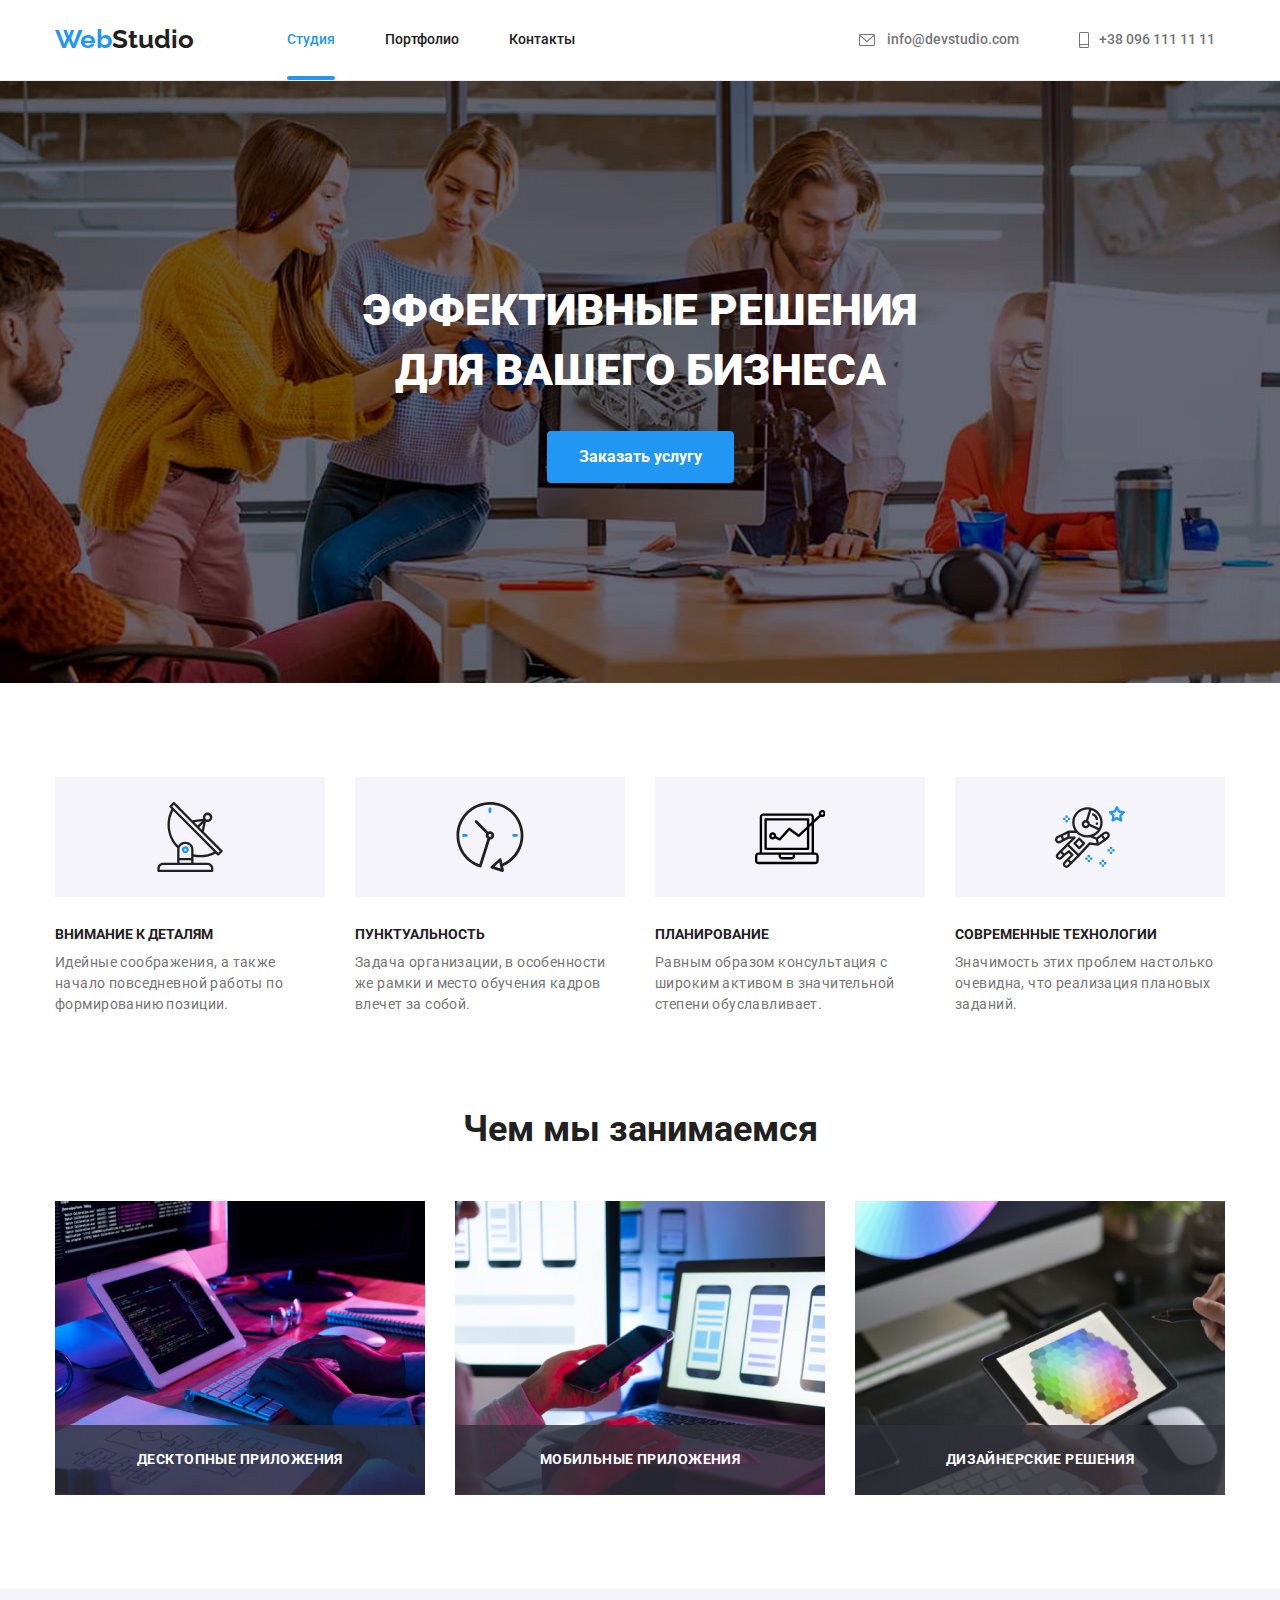
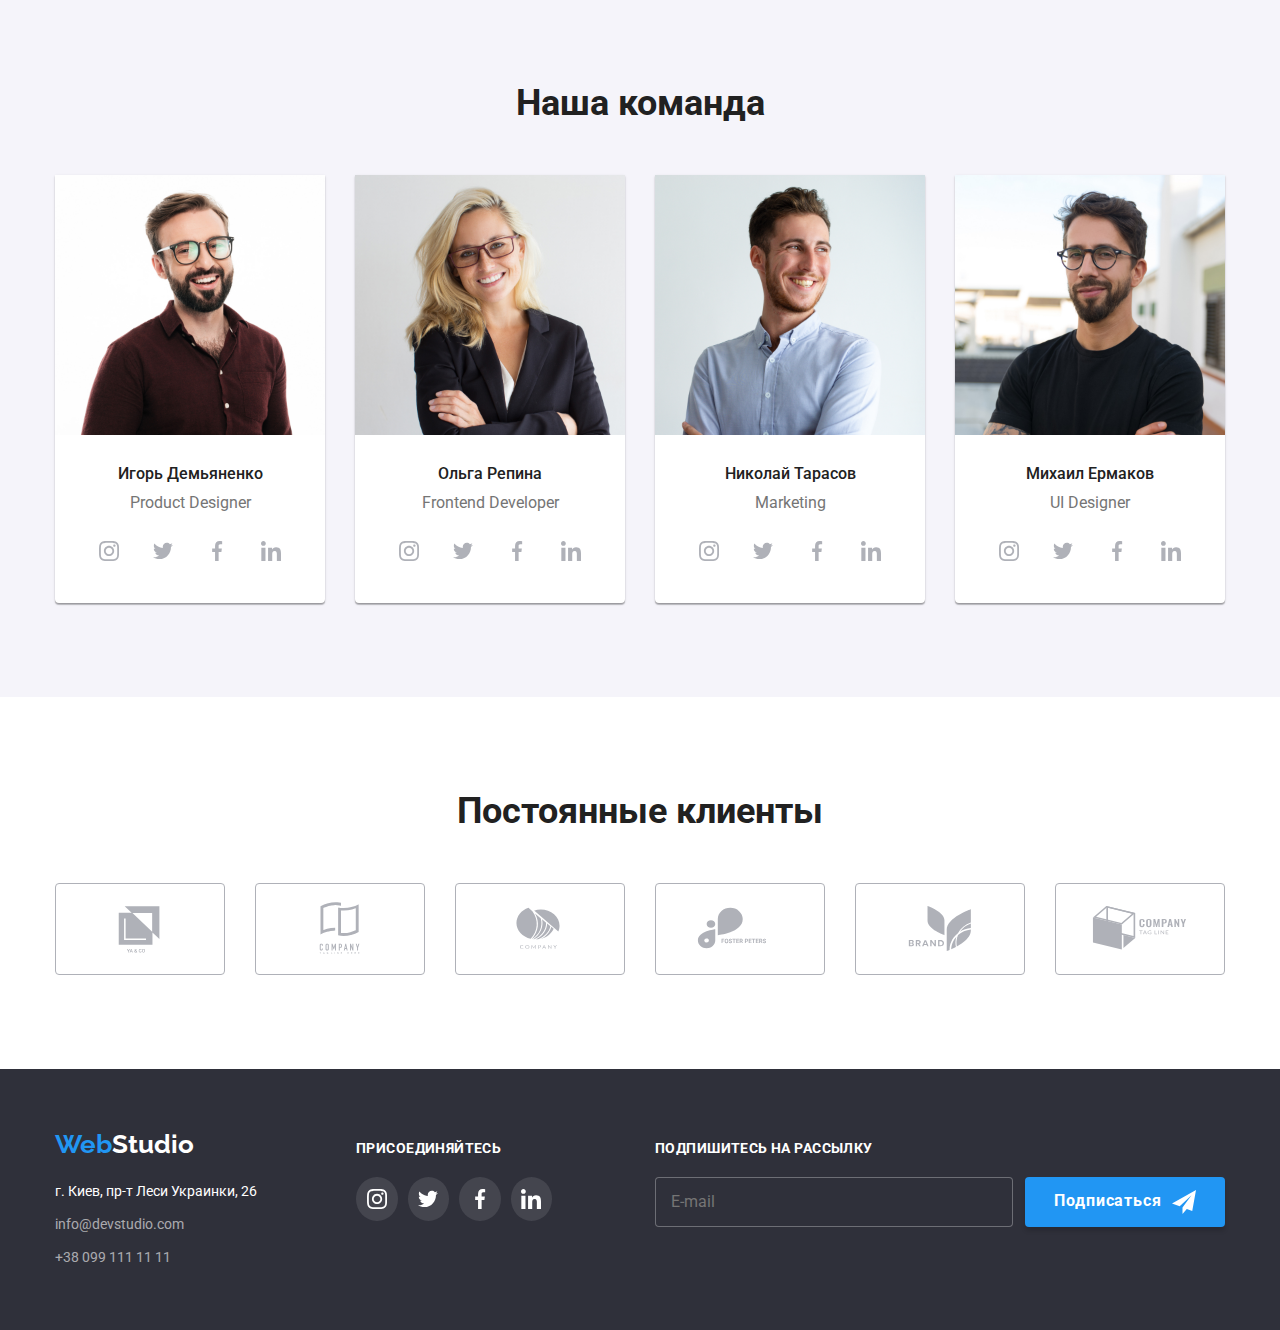
<file: index.html>
<!DOCTYPE html>
<html lang="ru">
  <head>
    <meta charset="UTF-8" />
    <meta http-equiv="X-UA-Compatible" content="IE=edge" />
    <meta name="viewport" content="width=device-width, initial-scale=1.0" />
    <title>Document</title>
    <link
      href="https://fonts.googleapis.com/css2?family=Raleway:wght@700&family=Roboto:wght@400;500;700;900&display=swap"
      rel="stylesheet"
    />
    <link
      rel="stylesheet"
      href="https://cdnjs.cloudflare.com/ajax/libs/modern-normalize/1.1.0/modern-normalize.min.css"
    />
    <link rel="stylesheet" href="./css/styles.css" />
  </head>
  <body>
    <!-- Шапка-->
    <header class="header">
      <div class="container main-nav">
        <nav class="header-nav">
          <a href="" class="logo-web"
            >Web<span class="logo-studio">Studio</span>
          </a>
          <ul class="main-menu list">
            <li class="item">
              <a href="./index.html" class="main-menu-item current">Студия</a>
            </li>
            <li class="item">
              <a href="./portfolio.html" class="main-menu-item">Портфолио</a>
            </li>
            <li class="item"><a href="" class="main-menu-item">Контакты</a></li>
          </ul>
        </nav>
        <ul class="menu-contacts list">
          <li class="item">
            <a href="info@devstudio.com" class="menu-contacts info">
            <svg class="menu-contacts-icon info" width="20px"
              height="12px">
                <use href="./images/icon.svg/symbol-defs.svg#envelope"> </use>
            </svg>
              info@devstudio.com 
            </a>
          </li>
          <li class="item">
            <a href="tel:+380961111111" class="menu-contacts info">
            <svg class="menu-contacts-icon info" width="10px"
              height="16px">
                <use href="./images/icon.svg/symbol-defs.svg#smartphone"> </use>
            </svg>
              +38 096 111 11 11</a>
          </li>
        </ul>
      </div>
    </header> 
    <!--Герой-->
    <main>
      <section class="section hero">
        <div class="container">
          <h1 class="hero-title">
            Эффективные решения <br />
            для вашего бизнеса
          </h1>
          <button  class="hero-button" data-modal-open>Заказать услугу</button>

          <div class="backdrop is-hidden" data-modal>
            <div class="modal">
              <button class="close" data-modal-close>
                <svg class="close-icon"  width="18px" height="18px"> 
                  <use href="./images/icon.svg/sprite.svg#close"></use>
                </svg>
              </button>

              <form action="#" class="modal-form">
                <p class="modal-form-head">Оставьте свои данные, мы вам перезвоним</p>
             
                <label class="modal-form-label">Имя
                  <span class="modal-form-wrapper">
                    <input type="text" class="modal-form-input" name="user-name"/>
                    <svg class="modal-icon" width=18px height=18px>
                      <use href="./images/icon.svg/sprite.svg#person"></use>
                    </svg>
                  </span>
                
                </label>
                <label class="modal-form-label">Телефон
                  <span class="modal-form-wrapper">
                    <input type="tel" class="modal-form-input" name="user-tel"/>
                    <svg class="modal-icon" width=18px height=18px>
                      <use href="./images/icon.svg/sprite.svg#email"></use>
                    </svg>
                  </span>
                </label>

                <label class="modal-form-label">Почта
                  <span class="modal-form-wrapper">
                    <input type="email" class="modal-form-input" name="user-mail"/>
                    <svg class="modal-icon" width=18px height=18px>
                      <use href="./images/icon.svg/sprite.svg#person"></use>
                    </svg>
                  </span>
                </label>

                   <label class="modal-form-label">Комментарий
                    <textarea class="modal-form-messeage"   name="user-messeage" placeholder="Введите текст"> </textarea>
                    </label>
                   <input type="checkbox"  id="accent-policy" class="modal-form-cheackbox">
                   <label for="accent-policy" class="modal-form-cheackbox-label">Соглашаюсь с рассылкой и принимаю&nbsp; <a href="" class="modal-link">Условия договора</a></label>
                    <button class="modal-form-button" type="submit">
                      Отправить
                    </button>
              </form>
            </div>
          </div>
        </div>
      </section>

      <!--Особенности-->
      <section class="section about-as">
        <div class="container">
          <ul class="about-as list">
            <li class="about-as-sublist antenna">
              <div class="about-as-sublist-icon">
              <svg class="about-as-icon " width="70px"
              height="70px">
                <use href="./images/icon.svg/symbol-defs.svg#antenna"></use>
              </svg>
              </div>
              <h3 class="section-title">Внимание к деталям</h3>
              <p class="section-text">
                Идейные соображения, а также начало повседневной работы по
                формированию позиции.
              </p>
            </li>
            <li class="about-as-sublist clock">
              <div class="about-as-sublist-icon">
                <svg class="about-as-icon " width="70px"
                height="70px">
                  <use href="./images/icon.svg/symbol-defs.svg#clock"></use>
                </svg>
                </div>
              <h3 class="section-title">Пунктуальность</h3>
              <p class="section-text">
                Задача организации, в особенности же рамки и место обучения
                кадров влечет за собой.
              </p>
            </li>
            <li class="about-as-sublist vector">
              <div class="about-as-sublist-icon">
                <svg class="about-as-icon " width="70px"
                height="70px">
                  <use href="./images/icon.svg/symbol-defs.svg#vector"></use>
                </svg>
                </div>
              <h3 class="section-title">Планирование</h3>
              <p class="section-text">
                Равным образом консультация с широким активом в значительной
                степени обуславливает.
              </p>
            </li>
            <li class="about-as-sublist astronaut">
              <div class="about-as-sublist-icon">
                <svg class="about-as-icon " width="70px"
                height="70px">
                  <use href="./images/icon.svg/symbol-defs.svg#astronaut"></use>
                </svg>
                </div>
              <h3 class="section-title">Современные технологии</h3>
              <p class="section-text">
                Значимость этих проблем настолько очевидна, что реализация
                плановых заданий.
              </p>
            </li>
          </ul>
        </div>
      </section>
      <!--Вид деятельности-->
      <section class="section activity">
        <div class="container activiti">
          <h2 class="our-activity">Чем мы занимаемся</h2>
          <ul class="activity list">
              <li class="activity-sublist">
                <img
                  src="./images/box1.jpg"
                  alt="работа за компьютером"
                  width="370"
                />
                <div class="activiti-thumb">
                <p class="name-thumb">Десктопные приложения</p>
              </div>
            </li>

            <li class="activity-sublist">
              <img
                src="./images/box2.jpg"
                alt="работа за ноутбуком"
                width="370"
              />
              <div class="activiti-thumb">
                <p class="name-thumb">Мобильные приложения</p>
              </div>
            </li>
            <li class="activity-sublist">
              <img
                src="./images/box3.jpg"
                alt="работа за планшетом"
                width="370"
              />
              <div class="activiti-thumb">
                <p class="name-thumb">Дизайнерские решения</p>
              </div>
            </li>
          </ul>
        </div>
      </section>
      <!--Наши сотрудники-->
      <section class="section team">
        <div class="container team">
          <h2 class="our-team">Наша команда</h2>
          <ul class="employees list">
            <li class="team-sublist">
              <img src="./images/img.jpg" alt="Игорь Демьяненко" width="270" />
              <div class="name-team">
                <h3 class="name">Игорь Демьяненко</h3>
                <p lang="eu" class="profession">Product Designer</p>
                <ul class="social-employees-list">
                  <li class="item-social">
                    <a href="" class="team-social-link">
                      <svg class="team-social-icon" width="20px" height="20px"> 
                        <use href="./images/icon.svg/symbol-defs.svg#icon-instagram"> </use>
                      </svg>
                    </a>
                  </li>
                  <li class="item-social">
                    <a href="" class="team-social-link">
                      <svg class="team-social-icon" width="20px" height="20px"> 
                        <use href="./images/icon.svg/symbol-defs.svg#icon-twitter"> </use>
                      </svg>
                    </a>
                  </li>
                  <li class="item-social">
                    <a href="" class="team-social-link">
                      <svg class="team-social-icon" width="20px" height="20px"> 
                        <use href="./images/icon.svg/symbol-defs.svg#icon-facebook"> </use>
                      </svg>
                    </a>
                  </li>
                  <li class="item-social">
                    <a href="" class="team-social-link">
                      <svg class="team-social-icon" width="20px" height="20px"> 
                        <use href="./images/icon.svg/symbol-defs.svg#icon-linkedin"> </use>
                      </svg>
                    </a>
                  </li>
                </ul>

              </div>
            </li>
          
            <li class="team-sublist">
              <img src="./images/img(1).jpg" alt="Ольга Репина" width="270" />
              <div class="name-team">
                <h3 class="name">Ольга Репина</h3>
                <p lang="eu" class="profession">Frontend Developer</p>
                <ul class="social-employees-list">
                  <li class="item-social">
                    <a href="" class="team-social-link">
                      <svg class="team-social-icon" width="20px" height="20px"> 
                        <use href="./images/icon.svg/symbol-defs.svg#icon-instagram"> </use>
                      </svg>
                    </a>
                  </li>
                  <li class="item-social">
                    <a href="" class="team-social-link">
                      <svg class="team-social-icon" width="20px" height="20px"> 
                        <use href="./images/icon.svg/symbol-defs.svg#icon-twitter"> </use>
                      </svg>
                    </a>
                  </li>
                  <li class="item-social">
                    <a href="" class="team-social-link">
                      <svg class="team-social-icon" width="20px" height="20px"> 
                        <use href="./images/icon.svg/symbol-defs.svg#icon-facebook"> </use>
                      </svg>
                    </a>
                  </li>
                  <li class="item-social">
                    <a href="" class="team-social-link">
                      <svg class="team-social-icon" width="20px" height="20px"> 
                        <use href="./images/icon.svg/symbol-defs.svg#icon-linkedin"> </use>
                      </svg>
                    </a>
                  </li>
                </ul>
              </div>
            </li>
            <li class="team-sublist">
              <img
                src="./images/img(2).jpg"
                alt="Николай Тарасов"
                width="270"
              />
              <div class="name-team">
                <h3 class="name">Николай Тарасов</h3>
                <p lang="eu" class="profession">Marketing</p>
                <ul class="social-employees-list">
                  <li class="item-social">
                    <a href="" class="team-social-link">
                      <svg class="team-social-icon" width="20px" height="20px"> 
                        <use href="./images/icon.svg/symbol-defs.svg#icon-instagram"> </use>
                      </svg>
                    </a>
                  </li>
                  <li class="item-social">
                    <a href="" class="team-social-link">
                      <svg class="team-social-icon" width="20px" height="20px"> 
                        <use href="./images/icon.svg/symbol-defs.svg#icon-twitter"> </use>
                      </svg>
                    </a>
                  </li>
                  <li class="item-social">
                    <a href="" class="team-social-link">
                      <svg class="team-social-icon" width="20px" height="20px"> 
                        <use href="./images/icon.svg/symbol-defs.svg#icon-facebook"> </use>
                      </svg>
                    </a>
                  </li>
                  <li class="item-social">
                    <a href="" class="team-social-link">
                      <svg class="team-social-icon" width="20px" height="20px"> 
                        <use href="./images/icon.svg/symbol-defs.svg#icon-linkedin"> </use>
                      </svg>
                    </a>
                  </li>
                </ul>
              </div>
            </li>
            <li class="team-sublist">
              <img src="./images/img(3).jpg" alt="Михаил Ермаков" width="270" />
              <div class="name-team">
                <h3 class="name">Михаил Ермаков</h3>
                <p lang="eu" class="profession">UI Designer</p>
                <ul class="social-employees-list">
                  <li class="item-social">
                    <a href="" class="team-social-link">
                      <svg class="team-social-icon" width="20px" height="20px"> 
                        <use href="./images/icon.svg/symbol-defs.svg#icon-instagram"> </use>
                      </svg>
                    </a>
                  </li>
                  <li class="item-social">
                    <a href="" class="team-social-link">
                      <svg class="team-social-icon" width="20px" height="20px"> 
                        <use href="./images/icon.svg/symbol-defs.svg#icon-twitter"> </use>
                      </svg>
                    </a>
                  </li>
                  <li class="item-social">
                    <a href="" class="team-social-link">
                      <svg class="team-social-icon" width="20px" height="20px"> 
                        <use href="./images/icon.svg/symbol-defs.svg#icon-facebook"> </use>
                      </svg>
                    </a>
                  </li>
                  <li class="item-social">
                    <a href="" class="team-social-link">
                      <svg class="team-social-icon" width="20px" height="20px"> 
                        <use href="./images/icon.svg/symbol-defs.svg#icon-linkedin"> </use>
                      </svg>
                    </a>
                  </li>
                </ul>
              </div>
            </li>
          </ul>
        </div>
      </section>

      <!-- Постоянные клиенты -->
      <section class="section client">
        <div class="container client-nav">
          <h2 class="our-client">
            Постоянные клиенты
          </h2>
          <ul class="client-list">
            
            <li class="client-sublist">
              <a href="" class="client-link">
              <svg class="client-sublist-icon" width="106px" height="60px">
                <use href="./images/icon.svg/symbol-defs.svg#icon-group1" > </use>
              </svg>
            </a>
            </li>
            <li class="client-sublist">
              <a href="" class="client-link">
              <svg class="client-sublist-icon" width="106px" height="60px">
                <use href="./images/icon.svg/symbol-defs.svg#icon-group2" > </use>
              </svg>
            </a>
            </li>
            <li class="client-sublist">
              <a href="" class="client-link">
              <svg class="client-sublist-icon" width="106px" height="60px">
                <use href="./images/icon.svg/symbol-defs.svg#icon-group3" > </use>
              </svg>
            </a>
            </li>
            <li class="client-sublist">
              <a href="" class="client-link">
              <svg class="client-sublist-icon" width="106px" height="60px">
                <use href="./images/icon.svg/symbol-defs.svg#icon-group4" > </use>
              </svg>
            </a>
            </li>
            <li class="client-sublist">
              <a href="" class="client-link">
              <svg class="client-sublist-icon" width="106px" height="60px">
                <use href="./images/icon.svg/symbol-defs.svg#icon-group5" > </use>
              </svg>
            </a>
            </li>
            <li class="client-sublist">
              <a href="" class="client-link">
              <svg class="client-sublist-icon" width="106px" height="60px">
                <use href="./images/icon.svg/symbol-defs.svg#icon-group6" > </use>
              </svg>
            </a>
            </li>
          </ul>
        </div>
      </section>

    </main>

    <!--Футер-->
    <footer class="footer">
      <div class="footer-address container">
        <div class="footer-address-contacts">
        <a href="" class="logo-web"
          >Web<span class="logo-studio-footer">Studio</span></a
        >
        <address class="address">
          г. Киев, пр-т Леси Украинки, 26
          <a href="info@devstudio.com" class="menu-contacts-footer"
            >info@devstudio.com</a
          >
          <a href="tel:+380991111111" class="menu-contacts-footer"
            >+38 099 111 11 11</a
          >
        </address>
      </div>

      <div class="footer-icon">
        <h2 class="footer-icon-name">присоединяйтесь</h2>
        <ul class="footer-icon-list">
          <li class="footer-icon-sublist">
          <a href="" class="footer-team-social-link">
            <svg class="footer-team-social-icon" width="20px" height="20px"> 
              <use href="./images/icon.svg/symbol-defs.svg#icon-instagram"> </use>
            </svg>
          </a>
        </li>
        <li class="footer-icon-sublist">
          <a href="" class="footer-team-social-link">
            <svg class="footer-team-social-icon" width="20px" height="20px"> 
              <use href="./images/icon.svg/symbol-defs.svg#icon-twitter"> </use>
            </svg>
          </a>
        </li>
        <li class="footer-icon-sublist">
          <a href="" class="footer-team-social-link">
            <svg class="footer-team-social-icon" width="20px" height="20px"> 
              <use href="./images/icon.svg/symbol-defs.svg#icon-facebook"> </use>
            </svg>
          </a>
        </li>
        <li class="footer-icon-sublist">
          <a href="" class="footer-team-social-link">
            <svg class="footer-team-social-icon" width="20px" height="20px"> 
              <use href="./images/icon.svg/symbol-defs.svg#icon-linkedin"> </use>
            </svg>
          </a>
        </li>
        </ul>
      </div>
      <div class="footer-mailing">
        <h2 class="footer-mailing-name">
          Подпишитесь на рассылку
        </h2>
        <form action="#" class="footer-form">
            <textarea  class="footer-mailing-messeage" name="footer-user-messeage" placeholder="E-mail"></textarea>
            <button class="mailing-form-button" type="submit">
              Подписаться
              <svg class="footer-mailing-icon" width=24px height=24px>
                <use href="./images/icon.svg/sprite.svg#send"></use>
              </svg>
            </button>
        </form>
      </div>
    </div>
    </footer>
    <script src="./js/modal.js"></script>
  </body>
</html>
</file>
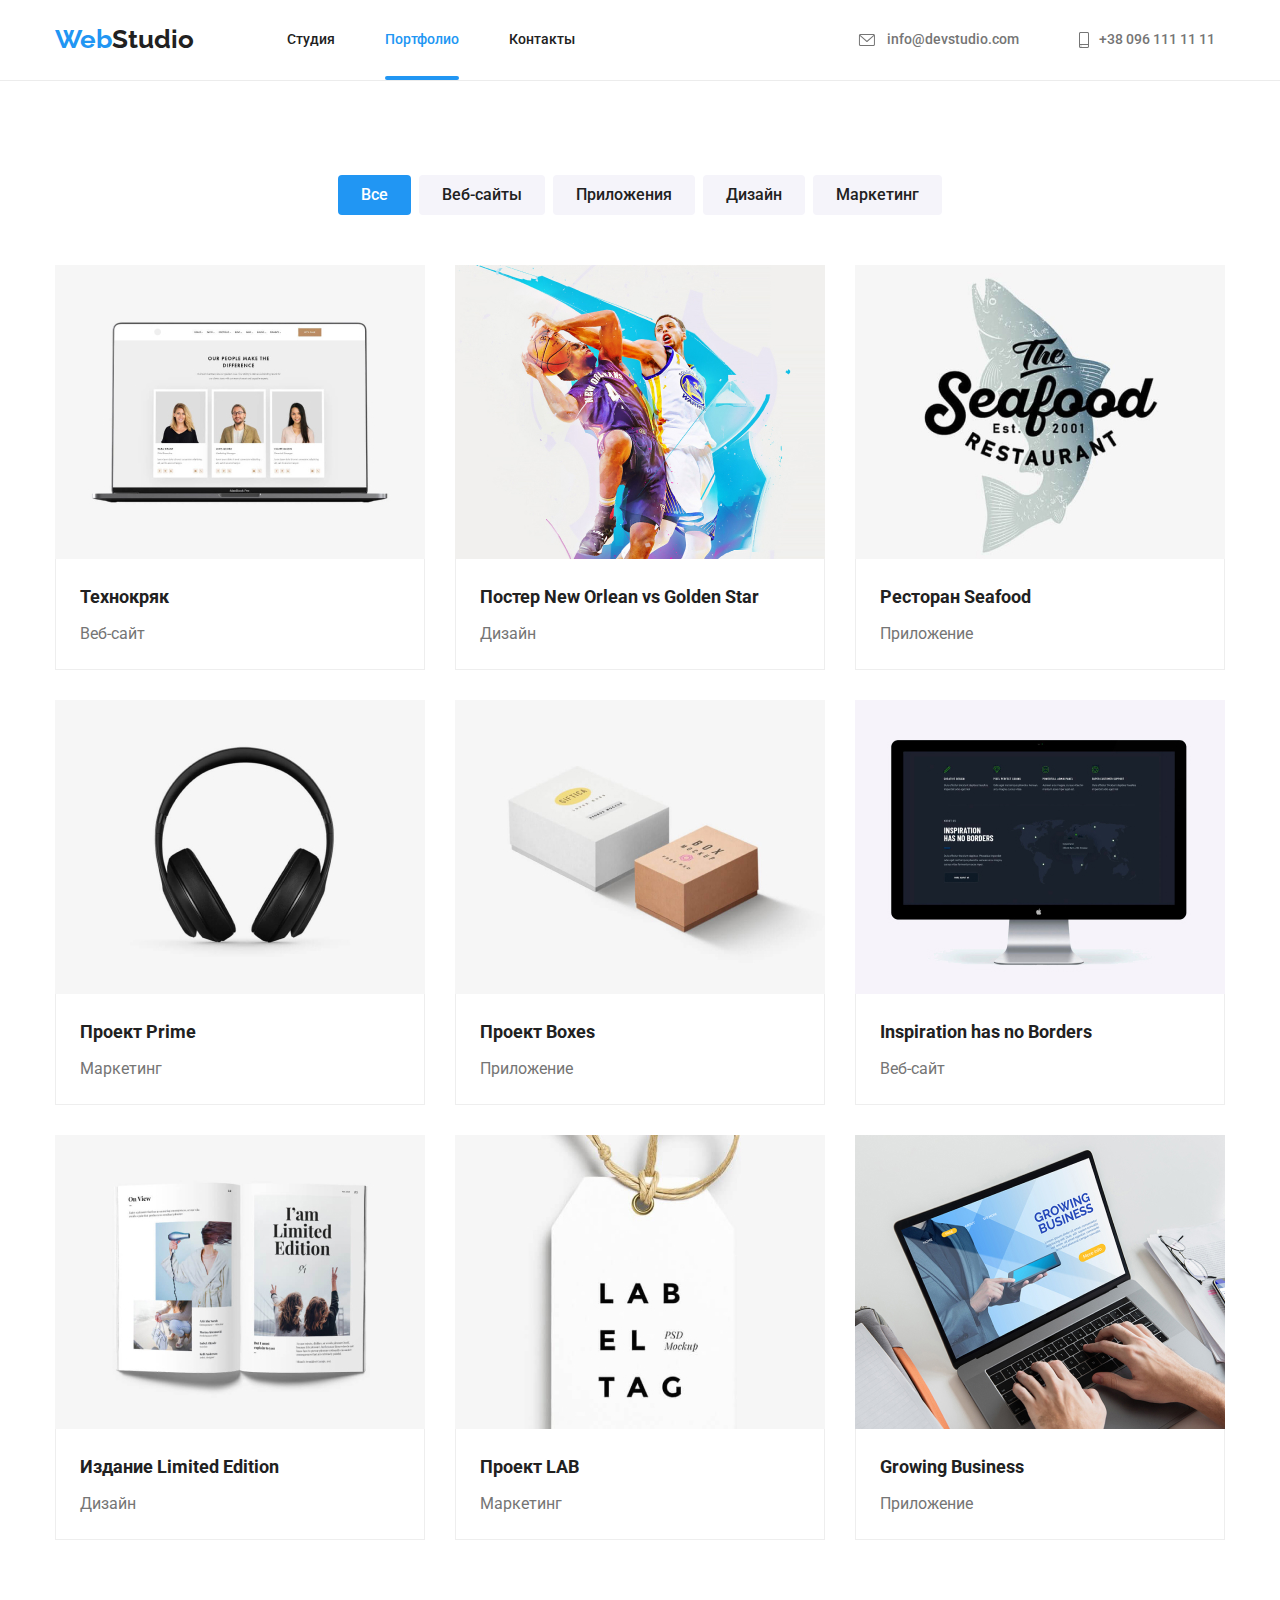
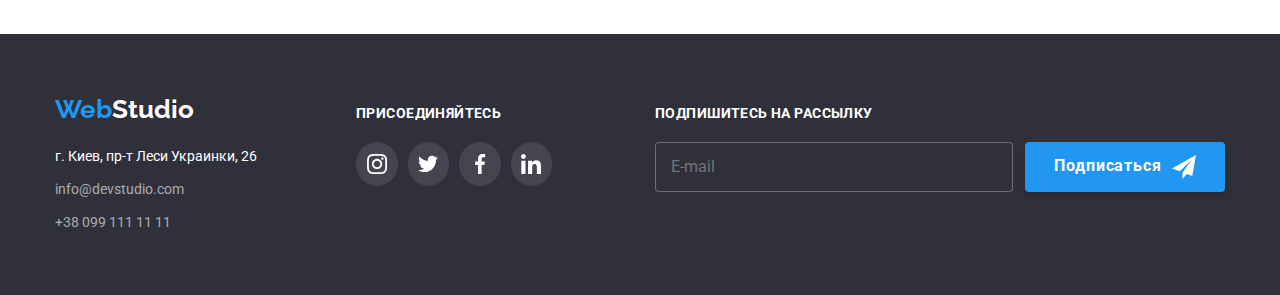
<file: portfolio.html>
<!DOCTYPE html>
<html lang="ru">
  <head>
    <meta charset="UTF-8" />
    <meta http-equiv="X-UA-Compatible" content="IE=edge" />
    <meta name="viewport" content="width=device-width, initial-scale=1.0" />
    <title>Document</title>
    <link
      href="https://fonts.googleapis.com/css2?family=Raleway:wght@700&family=Roboto:wght@400;500;700;900&display=swap"
      rel="stylesheet"
    />
    <link
      rel="stylesheet"
      href="https://cdnjs.cloudflare.com/ajax/libs/modern-normalize/1.1.0/modern-normalize.min.css"
    />
    <link rel="stylesheet" href="./css/styles.css" />
  </head>
  <body>
    <!-- Шапка-->
    <header class="header">
      <div class="container main-nav">
        <nav class="header-nav">
          <a href="" class="logo-web"
            >Web<span class="logo-studio">Studio</span>
          </a>
          <ul class="main-menu list">
            <li class="item">
              <a href="./index.html" class="main-menu-item ">Студия</a>
            </li>
            <li class="item">
              <a href="./portfolio.html" class="main-menu-item current">Портфолио</a>
            </li>
            <li class="item"><a href="" class="main-menu-item">Контакты</a></li>
          </ul>
        </nav>
        <ul class="menu-contacts list">
          <li class="item">
            <a href="info@devstudio.com" class="menu-contacts info">
            <svg class="menu-contacts-icon info" width="20px"
              height="12px">
                <use href="./images/icon.svg/symbol-defs.svg#envelope"> </use>
            </svg>
              info@devstudio.com 
            </a>
          </li>
          <li class="item">
            <a href="tel:+380961111111" class="menu-contacts info">
            <svg class="menu-contacts-icon info" width="10px"
              height="16px">
                <use href="./images/icon.svg/symbol-defs.svg#smartphone"> </use>
            </svg>
              +38 096 111 11 11</a>
          </li>
        </ul>
      </div>
    </header> 
    <!--Наши услуги-->
    <main class="portfolio">
      <section class="portfolio section">
        <div class="container portfolio-section">
        <ul class="filters list">
          <li class="filters-sublist">
            <button type="button" class="portfolio-button carrent">Все</button>
          </li>
          <li class="filters-sublist">
            <button type="button" class="portfolio-button">Веб-сайты</button>
          </li>
          <li class="filters-sublist">
            <button type="button" class="portfolio-button">Приложения</button>
          </li>
          <li class="filters-sublist">
            <button type="button" class="portfolio-button">Дизайн</button>
          </li>
          <li class="filters-sublist">
            <button type="button" class="portfolio-button">Маркетинг</button>
          </li>
        </ul>
          <ul class="project list">
            <li class="project-sublist">
              <a href="" class="project-sublist-link">
                <div class="project-img">
                  <img src="./images/img(4).jpg" alt="Технокряк" width="370" />
                  <div class="project-thumb">
                  <p class="name-thumb-portfolio">
                    Технокряк это современная площадка распространения коронавируса. Компании используют эту платформу для цифрового шпионажа и атак на защищённые сервера конкурентов
                  </p>
                </div>
                </div>
                
                <div class="project-name">
                  <h3 class="portfolio-title">Технокряк</h3>
                  <p class="portfolio-text">Веб-сайт</p>
                </div>
                
              </a>
            </li>
            <li class="project-sublist">
              <a href="" class="project-sublist-link">
                <div class="project-img">
                <img
                  src="./images/img(5).jpg"
                  alt="Постер New Orlean vs Golden Star"
                  width="370"
                />
                <div class="project-thumb">
                  <p class="name-thumb-portfolio">
                    Технокряк это современная площадка распространения коронавируса. Компании используют эту платформу для цифрового шпионажа и атак на защищённые сервера конкурентов
                  </p>
                </div>
                </div>
                <div class="project-name">
                  <h3 class="portfolio-title">
                    Постер New Orlean vs Golden Star
                  </h3>
                  <p class="portfolio-text">Дизайн</p>
                </div>
              </a>
            </li>
            <li class="project-sublist">
              <a href="" class="project-sublist-link">
                <div class="project-img">
                <img
                  src="./images/img(6).jpg"
                  alt="Ресторан Seafood"
                  width="370"
                />
                <div class="project-thumb">
                  <p class="name-thumb-portfolio">
                    Технокряк это современная площадка распространения коронавируса. Компании используют эту платформу для цифрового шпионажа и атак на защищённые сервера конкурентов
                  </p>
                </div>
                </div>
                <div class="project-name">
                  <h3 class="portfolio-title">Ресторан Seafood</h3>
                  <p class="portfolio-text">Приложение</p>
                </div>
              </a>
            </li>
            <li class="project-sublist">
              <a href="" class="project-sublist-link">
                <div class="project-img">
                <img src="./images/img(7).jpg" alt="Проект Prime" width="370" />
                <div class="project-thumb">
                  <p class="name-thumb-portfolio">
                    Технокряк это современная площадка распространения коронавируса. Компании используют эту платформу для цифрового шпионажа и атак на защищённые сервера конкурентов
                  </p>
                </div>
                </div>
                <div class="project-name">
                  <h3 class="portfolio-title">Проект Prime</h3>
                  <p class="portfolio-text">Маркетинг</p>
                </div>
              </a>
            </li>
            <li class="project-sublist">
              <a href="" class="project-sublist-link">
                <div class="project-img">
                <img src="./images/img(8).jpg" alt="Проект Boxes" width="370" />
                <div class="project-thumb">
                  <p class="name-thumb-portfolio">
                    Технокряк это современная площадка распространения коронавируса. Компании используют эту платформу для цифрового шпионажа и атак на защищённые сервера конкурентов
                  </p>
                </div>
                </div>
                <div class="project-name">
                  <h3 class="portfolio-title">Проект Boxes</h3>
                  <p class="portfolio-text">Приложение</p>
                </div>
              </a>
            </li>
            <li class="project-sublist">
              <a href="" class="project-sublist-link">
                <div class="project-img">
                <img
                  src="./images/img(9).jpg"
                  alt="Inspiration has no Borders"
                  width="370"
                />
                <div class="project-thumb">
                  <p class="name-thumb-portfolio">
                    Технокряк это современная площадка распространения коронавируса. Компании используют эту платформу для цифрового шпионажа и атак на защищённые сервера конкурентов
                  </p>
                </div>
                </div>
                <div class="project-name">
                  <h3 class="portfolio-title" lang="eu">
                    Inspiration has no Borders
                  </h3>
                  <p class="portfolio-text">Веб-сайт</p>
                </div>
              </a>
            </li>
            <li class="project-sublist">
              <a href="" class="project-sublist-link">
                <div class="project-img">
                <img
                  src="./images/img(10).jpg"
                  alt="Издание Limited Edition"
                  width="370"
                />
                <div class="project-thumb">
                  <p class="name-thumb-portfolio">
                    Технокряк это современная площадка распространения коронавируса. Компании используют эту платформу для цифрового шпионажа и атак на защищённые сервера конкурентов
                  </p>
                </div>
                </div>
                <div class="project-name">
                  <h3 class="portfolio-title">Издание Limited Edition</h3>
                  <p class="portfolio-text">Дизайн</p>
                </div>
              </a>
            </li>
            <li class="project-sublist">
              <a href="" class="project-sublist-link">
                <div class="project-img">
                <img src="./images/img(11).jpg" alt="Проект LAB" width="370" />
                <div class="project-thumb">
                  <p class="name-thumb-portfolio">
                    Технокряк это современная площадка распространения коронавируса. Компании используют эту платформу для цифрового шпионажа и атак на защищённые сервера конкурентов
                  </p>
                </div>
                </div>
                <div class="project-name">
                  <h3 class="portfolio-title">Проект LAB</h3>
                  <p class="portfolio-text">Маркетинг</p>
                </div>
              </a>
            </li>
            <li class="project-sublist">
              <a href="" class="project-sublist-link">
                <div class="project-img">
                <img
                  src="./images/img(12).jpg"
                  alt="Growing Business"
                  width="370"
                />
                <div class="project-thumb">
                  <p class="name-thumb-portfolio">
                    Технокряк это современная площадка распространения коронавируса. Компании используют эту платформу для цифрового шпионажа и атак на защищённые сервера конкурентов
                  </p>
                </div>
                </div>
                <div class="project-name">
                  <h3 class="portfolio-title" lang="eu">Growing Business</h3>
                  <p class="portfolio-text">Приложение</p>
                </div>
              </a>
            </li>
          </ul>
        </div>
      </section>
    </main>
    <!--Футер-->
    <footer class="footer">
      <div class="footer-address container">
        <div class="footer-address-contacts">
        <a href="" class="logo-web"
          >Web<span class="logo-studio-footer">Studio</span></a
        >
        <address class="address">
          г. Киев, пр-т Леси Украинки, 26
          <a href="info@devstudio.com" class="menu-contacts-footer"
            >info@devstudio.com</a
          >
          <a href="tel:+380991111111" class="menu-contacts-footer"
            >+38 099 111 11 11</a
          >
        </address>
      </div>

      <div class="footer-icon">
        <h2 class="footer-icon-name">присоединяйтесь</h2>
        <ul class="footer-icon-list">
          <li class="footer-icon-sublist">
          <a href="" class="footer-team-social-link">
            <svg class="footer-team-social-icon" width="20px" height="20px"> 
              <use href="./images/icon.svg/symbol-defs.svg#icon-instagram"> </use>
            </svg>
          </a>
        </li>
        <li class="footer-icon-sublist">
          <a href="" class="footer-team-social-link">
            <svg class="footer-team-social-icon" width="20px" height="20px"> 
              <use href="./images/icon.svg/symbol-defs.svg#icon-twitter"> </use>
            </svg>
          </a>
        </li>
        <li class="footer-icon-sublist">
          <a href="" class="footer-team-social-link">
            <svg class="footer-team-social-icon" width="20px" height="20px"> 
              <use href="./images/icon.svg/symbol-defs.svg#icon-facebook"> </use>
            </svg>
          </a>
        </li>
        <li class="footer-icon-sublist">
          <a href="" class="footer-team-social-link">
            <svg class="footer-team-social-icon" width="20px" height="20px"> 
              <use href="./images/icon.svg/symbol-defs.svg#icon-linkedin"> </use>
            </svg>
          </a>
        </li>
        </ul>
      </div>
      <div class="footer-mailing">
        <h2 class="footer-mailing-name">
          Подпишитесь на рассылку
        </h2>

        <form action="#" class="footer-form">
            <textarea  class="footer-mailing-messeage" name="footer-user-messeage" placeholder="E-mail"></textarea>
            <button class="mailing-form-button" type="submit">
              Подписаться
              <svg class="footer-mailing-icon" width=24px height=24px>
                <use href="./images/icon.svg/sprite.svg#send"></use>
              </svg>
            </button>
        </form>
      </div>
    </div>
    </footer>
    <script src="./js/modal.js"></script>
  </body>
</html>
</file>
<file: css/styles.css>
:root {
  --primary-text-color: #212121;
  --title-text-color: #757575;
  --accent-color: #2196f3;
  --white-color: #ffffff;
  --dark-background: #2f303a;
  --light-background: #f5f4fa;
  --hero-button-background: #0560aa;
  --footer-address-color: rgba(255, 255, 255, 0.6);
  --footer-address-background:rgba(255, 255, 255, 0.1);
  --border-color: #eeeeee;
  --icon-color:#AFB1B8;
  --backraund-name:rgba(47, 48, 58, 0.8);
  --after-icon:rgba(33, 150, 243, 1);
  --background-portfolio:rgba(33, 150, 243, 0.9) ;
  --backdrop:rgba(0, 0, 0, 0.2);
  --close-icon-color:#000000;
  --border-modal-form-input:rgba(33, 33, 33, 0.2);
  --modal-messeage:rgba(117, 117, 117, 0.5);
  --background-modal-button:#188CE8;
  --modal-button-shadow:rgba(0, 0, 0, 0.15);
  --footer-border-messeage:rgba(255, 255, 255, 0.3);
}
a{display: block;}

body {
  font-family: "Roboto", sans-serif;
  background-color: var(--white-color);
  color: var(--primary-text-color);
}
ul {
  list-style: none;
}
.container {
  margin-left: auto;
  margin-right: auto;
  width: 1200px;
  padding-left: 15px;
  padding-right: 15px;
}
.section {
  padding-top: 94px;
  padding-bottom: 94px;
}
.list {
  margin: 0;
  padding: 0;
  list-style: 0;
}
img {
  display: block;
}

/* Шапка */
.header {
  background-color: var(--white-color);
  border-bottom: 1px solid #ececec;
}

.header-nav {
  display: flex;
  align-items: center;
}
.main-menu {
  display: flex;
  margin-left: 93px;
}

.main-menu .item:not(:last-child) {
  margin-right: 50px;
}

.main-nav {
  display: flex;
  align-items: center;
}
.main-menu-item {
  padding-top: 32px;
  padding-bottom: 32px;
  display: block;
}

/* Хедер */
.logo-web {
  font-family: Raleway;
  color: var(--accent-color);
  font-family: Raleway;
  font-weight: bold;
  font-size: 26px;
  line-height: 1.2;
  text-decoration: none;
}

.logo-studio {
  color: var(--primary-text-color);
}

.main-menu-item {
  color: var(--primary-text-color);
  font-weight: 500;
  font-size: 14px;
  line-height: 1.14;
  text-decoration: none;
  transition-property:color;
  transition-duration: 250ms;
  transition-timing-function: cubic-bezier(0.4, 0, 0.2, 1);
}

.current::after{
  display:block;
  content: "";
  background: var(--after-icon);
border-radius: 2px;
position: absolute;
width: 100%;
height: 4px;
bottom: 0;
}

.item{
  position: relative;
 
}
.main-menu-item:hover,
.main-menu-item:focus {
  color: var(--after-icon);
}

.main-menu-item.current {
  color: var(--after-icon);
}

.menu-contacts {
  display: flex;
  margin-left: auto;
  font-weight: 500;
  font-size: 14px;
  line-height: 1.14;
  color: var(--title-text-color);
  text-decoration: none;
  align-items: center;
  transition-property:color;
  transition-duration: 250ms;
  transition-timing-function: cubic-bezier(0.4, 0, 0.2, 1);
}

.info{
fill: currentColor;
margin-right: 10px}



.menu-contacts .item + .item {
  margin-left: 50px;
}
.menu-contacts .info:focus,
.menu-contacts .info:hover {
  color: var(--accent-color);
}

/* Герой */

.hero {
  background: var(--dark-background);
  text-align: center;
  padding-top: 200px;
  padding-bottom: 200px;
  background-image: linear-gradient(
      to right,
      rgba(0, 0, 0, 0.25),
      rgba(0, 0, 0, 0.25)),
    url("../images/backgroun-title.jpg");
  max-width: 1600px;
  background-size: cover;
  background-position: center;
  margin-left: auto;
  margin-right: auto;
  background-repeat: no-repeat;
}

.hero-title {
  margin: 0;
  font-weight: 900;
  font-size: 44px;
  line-height: 1.36;
  text-align: center;
  color: var(--white-color);
  text-transform: uppercase;
}

.hero-button {
  color: var(--white-color);
  border-radius: 4px;
  font-size: 16px;
  line-height: 1.87;
  background: var(--accent-color);
  font-weight: bold;
  cursor: pointer;
  padding: 10px 31px;
  margin-top: 30px;
  border: 1px solid transparent;
  transition-property: background-color;
  transition-duration: 250ms;
  transition-timing-function: cubic-bezier(0.4, 0, 0.2, 1);
}

.hero-button:hover,
.hero-button:focus {
  background-color: var(--hero-button-background);
}
.close-icon{
  background: #FFFFFF;
  box-sizing: border-box;
  fill: currentColor;
 }
 .close{
  padding: 6px;
  border-radius: 50%;
  background-color: var(--white-color);
  margin: 8px 8px 543px 490px;
  width: 30px;
  height: 30px;
  border: 1px solid rgba(0, 0, 0, 0.1);
  justify-content: center;
  align-items: center;
  display: flex;
  color: var(--close-icon-color);
  transition: color 250ms cubic-bezier(0.4, 0, 0.2, 1) ;
 }

 .close:hover,
 .close:focus{color: var(--accent-color);
  cursor: pointer;

 }
/* Особенности */
.about-as {
  display: flex;
}
.about-as-sublist:not(:last-child) {
  margin-right: 30px;
}

.about-as-sublist {
  width: 270px;
}


.about-as-icon{background-color:var(--light-background);
  background-size: cover;
  
}

.about-as-sublist-icon{
  background-color: var(--light-background);
  background-position: center;
  display: flex;
  justify-content: center;
  align-items: center;
  margin-bottom: 30px;
  height: 120px;
}

.section-title {
  font-weight: 700;
  color: var(--primary-text-color);
  font-weight: bold;
  font-size: 14px;
  line-height: 1.14;
  margin-top: 0;
  margin-bottom: 10px;
  text-transform: uppercase;
}

.section-text {
  font-weight: 400;
  font-size: 14px;
  line-height: 1.5;
  color: var(--title-text-color);
  margin: 0;
  letter-spacing: 0.03em;
}

/* Вид деятельности */

.activity {
  display: flex;
  padding: 0px;
}

.activity-sublist:not(:last-child) {
  margin-right: 30px;
  
}

.activity-sublist{position: relative;
  z-index: -1;
;}

.section.activity {
  padding-bottom: 94px;
}

.our-activity {
  text-align: center;
  font-weight: bold;
  font-size: 36px;
  line-height: 1.16;
  color: var(--primary-text-color);
  margin-top: 0px;
  margin-bottom: 50px;
}

.activiti-thumb{
  width: 370px;
  height: 70px;
  position: absolute;
 bottom: 0;
  right: 0;
display: flex;
font-weight: bold;
 font-size: 14px;
 line-height: 1.13;
 letter-spacing: 0.03em;
 text-transform: uppercase;
 color: var(--white-color);
 background-color: var(--backraund-name);
 align-items: center;
 justify-content: center;
}
.name-thumb{margin: 0;}

/* Наши сотрудники */
.team {
  background: var(--light-background);
}
.employees {
  display: flex;
}

.team-sublist:not(:last-child) {
  margin-right: 30px;
}
.team-sublist {
  background-color: var(--white-color);
  box-shadow: 0px 1px 3px rgba(0, 0, 0, 0.12), 0px 1px 1px rgba(0, 0, 0, 0.14),
    0px 2px 1px rgba(0, 0, 0, 0.2);
  border-radius: 0px 0px 4px 4px;
  height: 428px;
}

.our-team {
  text-align: center;
  font-weight: bold;
  font-size: 36px;
  line-height: 1.16;
  color: var(--primary-text-color);
  margin: 0px;
  margin-bottom: 50px;
}
.name-team {
  padding: 30px 32px 30px 32px;
}
.name {
  text-align: center;
  font-style: normal;
  font-weight: 500;
  font-size: 16px;
  line-height: 1.18;
  color: var(--primary-text-color);
  margin: 0px;
}

.profession {
  text-align: center;
  font-size: 16px;
  line-height: 1.18;
  color: var(--title-text-color);
  margin: 10px 0px 0px 0px;
}
.social-employees-list{
  display: flex;
  width: 206;
  height: 44px;
  padding:0px;
  border-radius: 44px;
  margin-top:16px;
  
}
.item-social{
  width: 44px;
  height: 44px;
  margin: 0;
}


.team-social-link{width: 100%;
height: 100%;
background-color: var(--white-color);
border-radius: 50%;
display: flex;
justify-content: center;
align-items: center;
transition:background-color 250ms cubic-bezier(0.4, 0, 0.2, 1);
 

}

.team-social-icon{
  transition: fill 250ms cubic-bezier(0.4, 0, 0.2, 1);
}
.team-social-link:hover,
.team-social-link:focus{background-color: var(--accent-color);}


.team-social-link:hover .team-social-icon,
.team-social-link:focus .team-social-icon{
  fill: var(--white-color);
}

.item-social:not(:last-child){ 
  margin-right: 10px;
}

.team-social-icon{
  fill:var(--icon-color);
}



/* Постоянные клиенты */

.our-client{ text-align: center;
  font-weight: bold;
  font-size: 36px;
  line-height: 1.16;
  color: var(--primary-text-color);
  margin: 0px;
  margin-bottom: 50px;}

  
.client-list{
  display: flex;
  height: 92px;
  padding: 0px;
  margin: 0px;
}

.client-sublist{
width: 170px;
height: 92px;

}

.client-sublist:not(:last-child)
{margin-right: 30px;}
 
.client-link{
  width: 100%;
  height: 100%;
  display: flex;
  background-color: var(--white-color);
  justify-content: center;
  border: 1px solid var(--icon-color);
box-sizing: border-box;
border-radius: 4px;
 align-items: center;
 transition:border-color 250ms cubic-bezier(0.4, 0, 0.2, 1);
 
}

.client-sublist-icon{
  fill: var(--icon-color);
  transition: fill 250ms cubic-bezier(0.4, 0, 0.2, 1);
}


.client-link:hover,
.client-link:focus{border-color: var(--accent-color);}

.client-link:hover .client-sublist-icon,
.client-link:focus .client-sublist-icon{fill: var(--accent-color);}

/* Футер */
.footer-address {align-items: baseline;
display: flex;}
.footer {
  background: var(--dark-background);
  padding-bottom: 60px;
  padding-top: 60px;
  
}
.footer-address-contacts{
  margin-right: 70px;
  width: 231px;
}
.logo-studio-footer {
  color: var(--white-color);
}

.address {
  font-weight: normal;
  font-size: 14px;
  line-height: 1.71;
  color: var(--white-color);
  font-style: normal;
  margin-top: 20px;
}

.menu-contacts-footer {
  color: var(--footer-address-color);
  text-decoration: none;
  display: block;
  transition: color 250ms cubic-bezier(0.4, 0, 0.2, 1);
}
.menu-contacts-footer:not(:last-child) {
  margin: 9px 0px;
}

.menu-contacts-footer:hover,
.menu-contacts-footer:focus {
  color: var(--accent-color);
}

.footer-team-social-link{
  width: 100%;
height: 100%;
background-color: var(--footer-address-background);
border-radius: 50%;
display: flex;
justify-content: center;
align-items: center;
transition:background-color 250ms cubic-bezier(0.4, 0, 0.2, 1);
}

.footer-team-social-icon{
  fill: var(--white-color);
}

.footer-team-social-link:hover,
.footer-team-social-link:focus{ background-color: var(--accent-color);
}

.footer-icon{
  width: 206px;
}
.footer-icon-list{
  display: flex;
  padding: 0px;
  margin: 0px;
}
.footer-icon-name{
  margin: 0;
  margin-bottom: 20px;
  font-size: 14px;
  line-height: 1.14;
  letter-spacing: 0.03em;
  text-transform: uppercase;
  color: var(--white-color);
}
.footer-icon-sublist{
width: 44px;
height: 44px; 
margin: 0;
margin-right: 10px;
}

.footer-mailing{
  margin-left: 93px;
  
}

.footer-form{
  display: flex;
  
}

.footer-mailing-name{
  display: flex;
  margin: 0;
font-weight: bold;
font-size: 14px;
line-height: 1.14;
letter-spacing: 0.03em;
text-transform: uppercase;
color: var(--white-color);
padding-bottom: 20px;
}


.footer-mailing-messeage{
width: 358px;
height: 50px;
border: 1px solid var(--footer-border-messeage);
box-sizing: border-box;
filter: drop-shadow(0px 4px 4px) var(--modal-button-shadow);
border-radius: 4px;
background-color: var(--dark-background);
resize: none;
padding: 15px;
margin-right: 12px;
color: var(--white-color);
}


.mailing-form-button{
display: flex;
width: 200px;
height: 50px;
align-items: center;
justify-content: center;
background: var(--accent-color);
box-shadow: 0px 4px 4px var(--modal-button-shadow);
border-radius: 4px;
border: 1px solid transparent;
cursor: pointer;
font-weight: bold;
font-size: 16px;
line-height: 1.81;
letter-spacing: 0.06em;
transition: background-color 250ms cubic-bezier(0.4, 0, 0.2, 1);
color: var(--white-color);
padding: 0;
}

.footer-mailing-icon{
  fill: currentColor;
  margin-left: 10px;
  
}


.mailing-form-button:hover,
.mailing-form-button:focus{background-color: var(--hero-button-background);}

/* Портфолио страница */

.filters {
  display: flex;
  justify-content: center;
  margin-bottom: 50px;
}

.filters-sublist:not(:last-child) {
  margin-right: 8px;
  
}

.project {
  display: flex;
  flex-wrap: wrap;
}

.project .list {
  margin-right: 0px;
}

.project-sublist {
  margin-right: 30px;
  background: var(--white-color);
  margin-bottom: 30px;
 
}

.project-name {
  padding: 20px 24px;
  border-right: 1px solid var(--border-color);
  border-bottom: 1px solid var(--border-color);
  border-left: 1px solid var(--border-color);
}

.project-sublist:nth-child(3n) {
  margin-right: 0px;
}

.project-sublist:nth-last-child(-n + 3) {
  margin-bottom: 0px;
}

.filters-sublist {
  background: var(--white-color);
}

.portfolio-button:hover,
.portfolio-button:focus {
  color: var(--white-color);
  background-color: var(--accent-color);
  cursor: pointer;
  box-shadow: 0px 3px 1px rgba(0, 0, 0, 0.1),
   0px 1px 2px rgba(0, 0, 0, 0.08),
   0px 2px 2px rgba(0, 0, 0, 0.12);
}

.portfolio-button {
  color: var(--primary-text-color);
  font-weight: 500;
  font-size: 16px;
  line-height: 1.62;
  border: 1px solid transparent;
  border-radius: 4px;
  background-color: var(--light-background);
  padding: 6px 22px;
  transition:background-color 250ms cubic-bezier(0.4, 0, 0.2, 1),
  color 250ms cubic-bezier(0.4, 0, 0.2, 1), box-shadow 250ms cubic-bezier(0.4, 0, 0.2, 1);
}
.portfolio-button.carrent {
  color: var(--white-color);
  background-color: var(--accent-color);
}
.project-sublist-link {
  text-decoration: none;
  transition:  box-shadow 250ms cubic-bezier(0.4, 0, 0.2, 1), opacity 250ms cubic-bezier(0.4, 0, 0.2, 1);
 
}

.project-sublist-link:hover,
.project-sublist-link:focus{
  box-shadow: 0px 3px 1px rgba(0, 0, 0, 0.1),
   0px 1px 2px rgba(0, 0, 0, 0.08),
    0px 2px 2px rgba(0, 0, 0, 0.12);
}
.project-img{
  position: relative;
 top:0;
 right: 0;
 overflow: hidden;
 
}
.project-thumb{
  position: absolute;
  display: flex;
  width: 100%;
  height: 100%;
  font-size: 18px;
line-height: 1.55;
letter-spacing: 0.03em;
background-color:var(--background-portfolio);
color: var(--white-color);
top:0;
transform: translateY(100%);
transition: transform 250ms cubic-bezier(0.4, 0, 0.2, 1);
 overflow: hidden;
}
.project-sublist-link:hover .project-thumb{
  transform: translateY(0);
}

.name-thumb-portfolio{
  margin: 0;
  padding: 63px 24px;
}


/* Наши услуги */

.portfolio-title {
  font-weight: bold;
  font-size: 18px;
  line-height: 36px;
  color: var(--primary-text-color);
  margin-top: auto;
  margin-bottom: 4px;
  padding-top: 0px;
}

.portfolio-text {
  font-size: 16px;
  line-height: 30px;
  color: var(--title-text-color);
  margin: 0px;
}

/* backdrop */

.backdrop{
  position: fixed;
  top:0;
  left:0;
  width: 100%;
  height: 100%;
  background-color: var(--backdrop);
  opacity: 1;
  transition: opacity 250ms cubic-bezier(0.4, 0, 0.2, 1),
  visibility 250ms cubic-bezier(0.4, 0, 0.2, 1);
}

.backdrop.is-hidden{
  opacity: 0;
  pointer-events: none;
  visibility: hidden;
}

.backdrop.is-hidden .modal{
  transform: translate(-50%, -50%) scale(0.9);
}
.modal{
  position: absolute;
  top: 50%;
  left: 50%;
  width: 528px;
  height: 581px;
  background: var(--white-color);
  transition: transform 250ms cubic-bezier(0.4, 0, 0.2, 1);
  transform: translate(-50%, -50%) scale(1);
  display: flex;
}
 

.modal-form{
  position: absolute;
  display: flex;
  flex-direction: column;
  margin:40px;
}
.modal-form-head{
  font-weight: bold;
  font-size: 20px;
  line-height: 1.14;
  text-align: center;
  letter-spacing: 0.03em;
  color: var(--primary-text-color);
  margin: 0;
  padding-bottom: 12px;
  width: 448px;
}
.modal-form-label{
font-size: 12px;
line-height: 1.14;
letter-spacing: 0.01em;
margin-bottom: 10px;
color: #757575;
text-align: left;

}
.modal-form-input{
  width: 100%;
  border: 1px solid var(--border-modal-form-input);
  border-radius: 4px;
  height: 40px;
  padding-left: 40px;
  margin-top: 4px;
  transition: border-color 250ms cubic-bezier(0.4, 0, 0.2, 1);
}

.modal-form-input:focus{
border-color: var(--accent-color);
outline: none;
}
.modal-form-messeage{
    width: 100%;
    height: 120px;
    border: 1px solid var(--border-modal-form-input);
  border-radius: 4px;
  resize: none;
  margin-top: 4px;
  padding: 12px 16px;
  transition: border-color 250ms cubic-bezier(0.4, 0, 0.2, 1);
  }
  .modal-form-messeage:focus{
    outline: none;
    border-color: var(--accent-color);
  }

  .modal-form-messeage::placeholder{
    text-transform: uppercase;
    color: var(--modal-messeage);
    font-family: Roboto;
    font-size: 14px;
    line-height: 1.14;
    letter-spacing: 0.01em;
    text-transform: none;
  }

 .modal-icon{
    display: block;
    position: absolute;
    top: 50%;
    left: 12px;
    transform: translateY(-50%);

    transition: fill 250ms cubic-bezier(0.4, 0, 0.2, 1);
  }

  .modal-form-input:focus +.modal-icon{
    fill: var(--accent-color);
  }

  .modal-form-wrapper{
    position: relative;
    margin-top: 4px;
    display: block;
  }
  .modal-form-cheackbox-label::before{
    content: "";
   display: block;
   width: 16px;
   height: 15px;
   border:1px solid var(--primary-text-color);
  border-radius: 2px;
  margin-right: 7px;
  transition: background-color 250ms cubic-bezier(0.4, 0, 0.2, 1);
  }
  .modal-form-cheackbox:checked+
  .modal-form-cheackbox-label::before{
  background-image: url(../images/icon.svg/vector2.svg);
  background-color: var(--accent-color);
  background-size: contain;
  border-color: var(--accent-color); ;
  }

 .modal-form-cheackbox{
  position: absolute;
  width: 1px;
  height: 1px;
  margin: -1px;
  border: 0;
  padding: 0;
  clip:rect(0 0 0 0);
  overflow: hidden;
 }
  
 .modal-form-cheackbox-label{
   display: flex;
   font-size: 14px;
line-height: 1.71;
letter-spacing: 0.03em;
color: var(--title-text-color);
margin-bottom: 30px;
justify-content: center;
align-items: center;
 }

 .modal-link{color: var(--after-icon);}

 .modal-form-button{
width: 200px;
height: 50px;
background: var(--background-modal-button);
box-shadow: 0px 4px 4px var(--modal-button-shadow);
border-radius: 4px;
color: var(--white-color);
border: 1px solid transparent;
font-size: 16px;
line-height: 1.87;
letter-spacing: 0.06em;
padding: 0;
cursor: pointer;
margin-left: auto;
margin-right: auto;
transition: background-color 250ms cubic-bezier(0.4, 0, 0.2, 1);
}

.modal-form-button:hover,
.modal-form-button:focus{background-color: var(--hero-button-background);}
</file>
